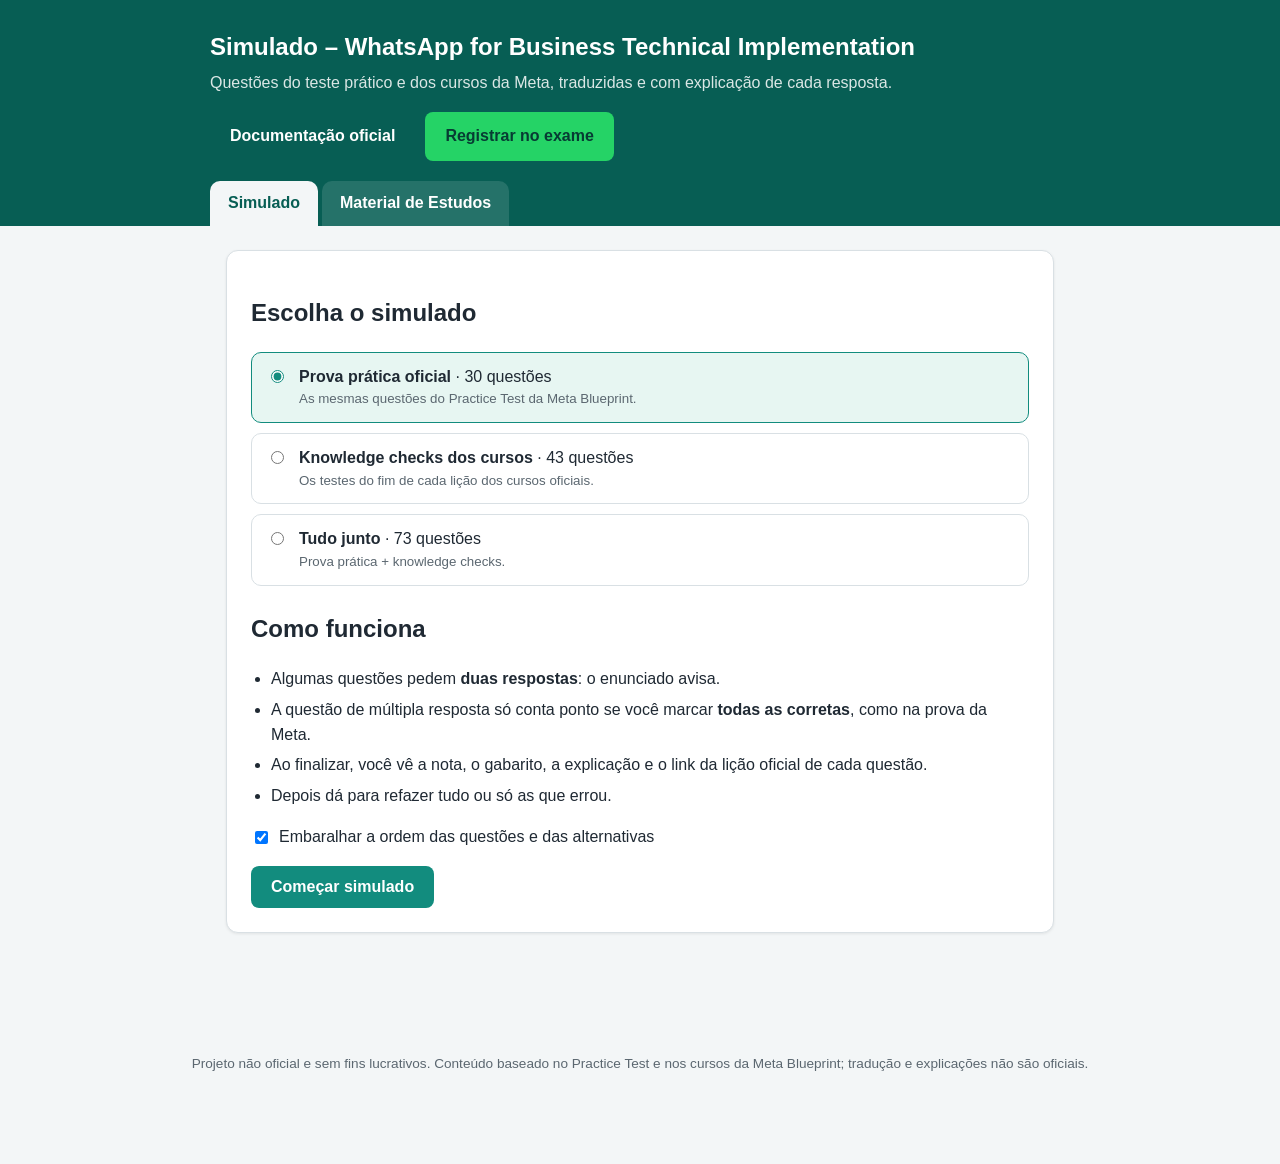
<file: index.html>
<!DOCTYPE html>
<html lang="pt-BR">
<head>
  <meta charset="UTF-8">
  <meta name="viewport" content="width=device-width, initial-scale=1.0">
  <title>Simulado WhatsApp Business</title>
  <link rel="icon" type="image/webp" href="assets/icone.webp">
  <link rel="apple-touch-icon" href="assets/icone.webp">
  <link rel="stylesheet" href="style.css">
</head>
<body>
  <header class="topo">
    <div class="topo__conteudo">
      <h1>Simulado – WhatsApp for Business Technical Implementation</h1>
      <p class="topo__sub">Questões do teste prático e dos cursos da Meta, traduzidas e com explicação de cada resposta.</p>
      <div class="topo__links">
        <a class="btn btn--topo" href="https://www.facebook.com/business/learn/business-education-program/whatsapp-for-business-technical-implementation#jumplink-module" target="_blank" rel="noopener noreferrer">Documentação oficial</a>
        <a class="btn btn--topo btn--topo-destaque" href="https://www.facebook.com/business/learn/business-education-program/whatsapp-for-business-technical-implementation#" target="_blank" rel="noopener noreferrer">Registrar no exame</a>
      </div>
    </div>
    <nav class="abas" aria-label="Seções do site">
      <div class="abas__conteudo">
        <a class="aba aba--ativa" href="index.html" aria-current="page">Simulado</a>
        <a class="aba" href="material.html">Material de Estudos</a>
      </div>
    </nav>
  </header>

  <main class="container">
    <!-- Tela inicial -->
    <section id="tela-inicio" class="cartao">
      <h2>Escolha o simulado</h2>
      <div class="modos">
        <label class="modo">
          <input type="radio" name="modo" value="prova" checked>
          <span>
            <strong>Prova prática oficial</strong> · <span data-qtd="prova"></span> questões
            <small>As mesmas questões do Practice Test da Meta Blueprint.</small>
          </span>
        </label>
        <label class="modo">
          <input type="radio" name="modo" value="kc">
          <span>
            <strong>Knowledge checks dos cursos</strong> · <span data-qtd="kc"></span> questões
            <small>Os testes do fim de cada lição dos cursos oficiais.</small>
          </span>
        </label>
        <label class="modo">
          <input type="radio" name="modo" value="tudo">
          <span>
            <strong>Tudo junto</strong> · <span data-qtd="tudo"></span> questões
            <small>Prova prática + knowledge checks.</small>
          </span>
        </label>
      </div>

      <h2>Como funciona</h2>
      <ul class="lista">
        <li>Algumas questões pedem <strong>duas respostas</strong>: o enunciado avisa.</li>
        <li>A questão de múltipla resposta só conta ponto se você marcar <strong>todas as corretas</strong>, como na prova da Meta.</li>
        <li>Ao finalizar, você vê a nota, o gabarito, a explicação e o link da lição oficial de cada questão.</li>
        <li>Depois dá para refazer tudo ou só as que errou.</li>
      </ul>
      <label class="opcao-config">
        <input type="checkbox" id="cfg-embaralhar" checked>
        Embaralhar a ordem das questões e das alternativas
      </label>
      <p id="melhor-nota" class="melhor-nota" hidden></p>
      <button id="btn-comecar" class="btn btn--primario">Começar simulado</button>
    </section>

    <!-- Quiz -->
    <section id="tela-quiz" hidden>
      <div class="barra-progresso" aria-hidden="true"><div id="progresso" class="barra-progresso__fill"></div></div>
      <p id="contador" class="contador"></p>
      <form id="form-quiz" novalidate></form>
      <div class="acoes acoes--fixo">
        <span id="resumo-respondidas" class="resumo-respondidas"></span>
        <button id="btn-finalizar" class="btn btn--primario" type="button">Finalizar</button>
      </div>
    </section>

    <!-- Resultado -->
    <section id="tela-resultado" hidden>
      <div class="cartao resultado">
        <div id="nota-circulo" class="nota-circulo"><span id="nota-percentual">0%</span></div>
        <div>
          <h2 id="nota-titulo">Resultado</h2>
          <p id="nota-texto" class="nota-texto"></p>
          <div class="acoes">
            <button id="btn-refazer" class="btn btn--primario" type="button">Refazer tudo</button>
            <button id="btn-refazer-erradas" class="btn btn--secundario" type="button">Refazer só as erradas</button>
            <button id="btn-voltar-inicio" class="btn btn--secundario" type="button">Trocar de simulado</button>
          </div>
        </div>
      </div>
      <div class="filtros">
        <button class="filtro filtro--ativo" data-filtro="todas" type="button">Todas</button>
        <button class="filtro" data-filtro="erradas" type="button">Só as erradas</button>
        <button class="filtro" data-filtro="certas" type="button">Só as certas</button>
      </div>
      <div id="revisao"></div>
    </section>
  </main>

  <footer class="rodape">
    Projeto não oficial e sem fins lucrativos. Conteúdo baseado no Practice Test e nos cursos da Meta Blueprint; tradução e explicações não são oficiais.
  </footer>

  <script src="dados/prova-pratica.js"></script>
  <script src="dados/knowledge-checks.js"></script>
  <script src="script.js"></script>
</body>
</html>
</file>
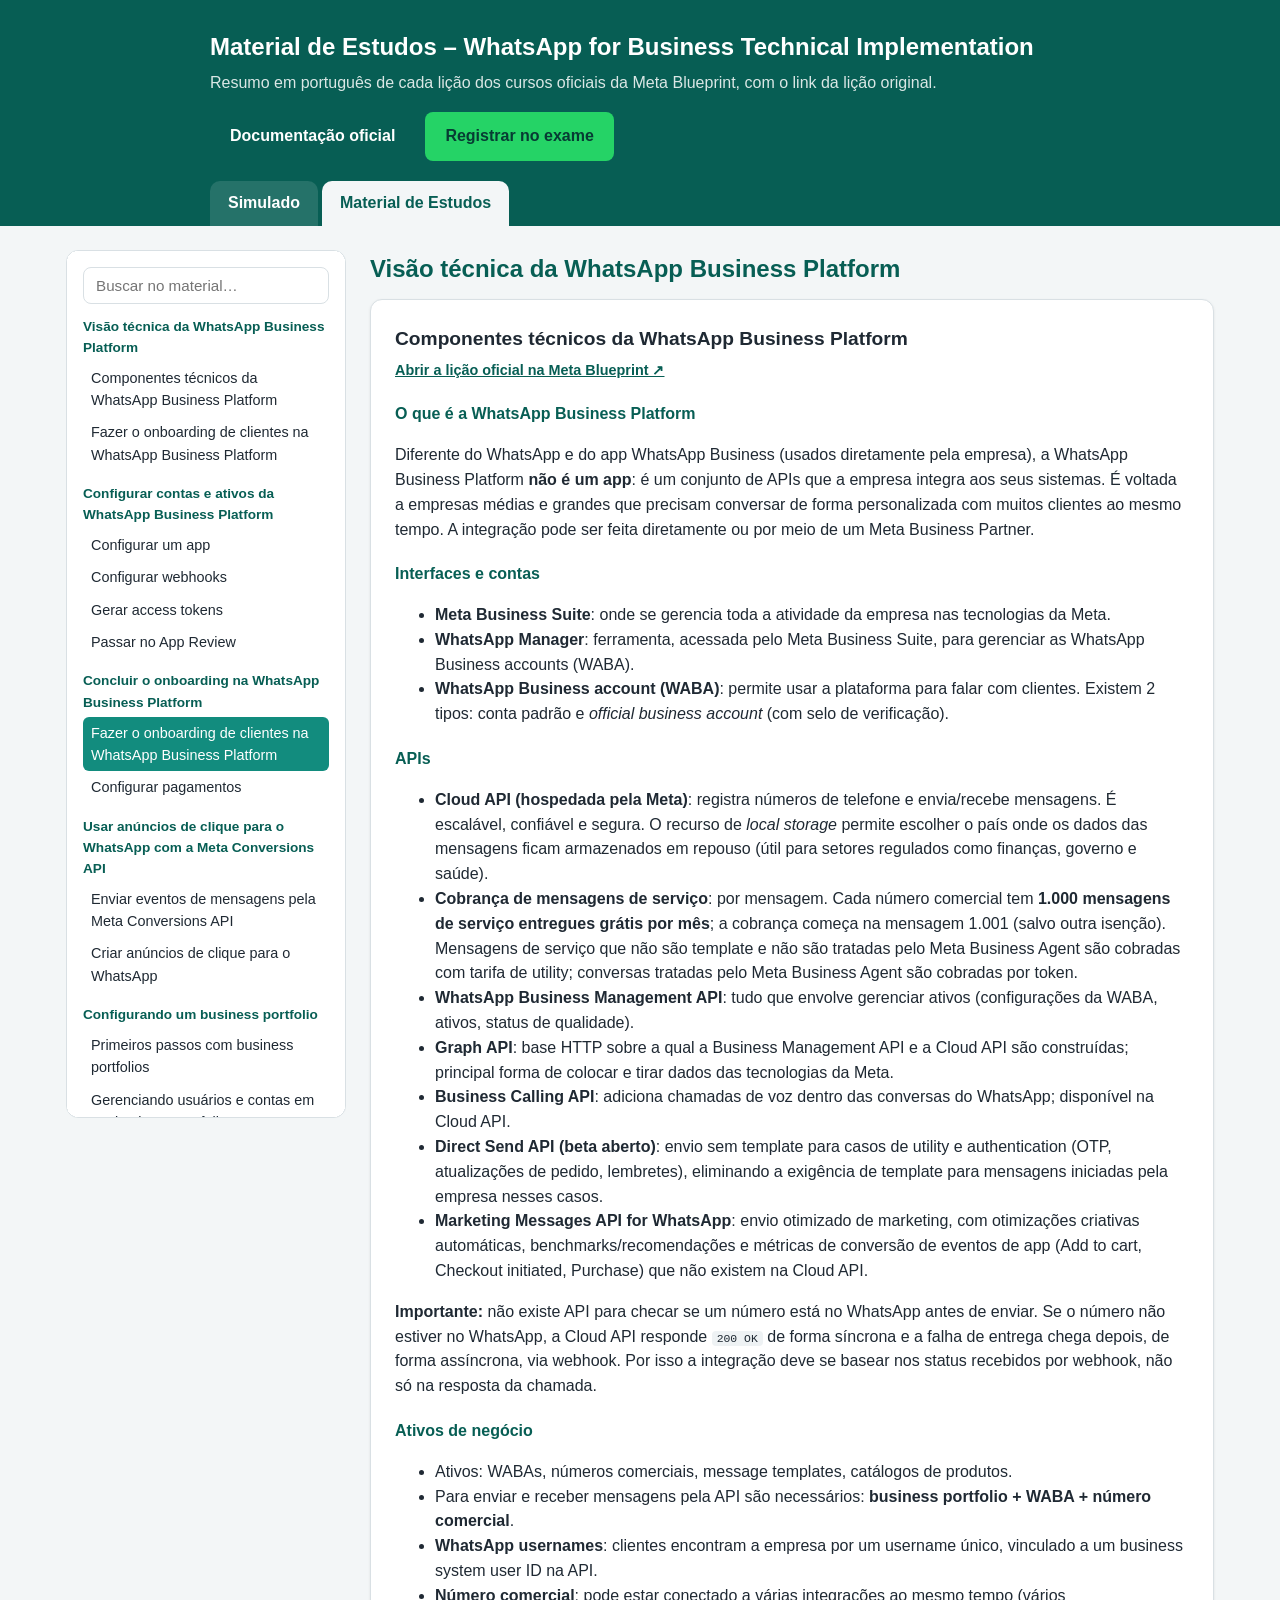
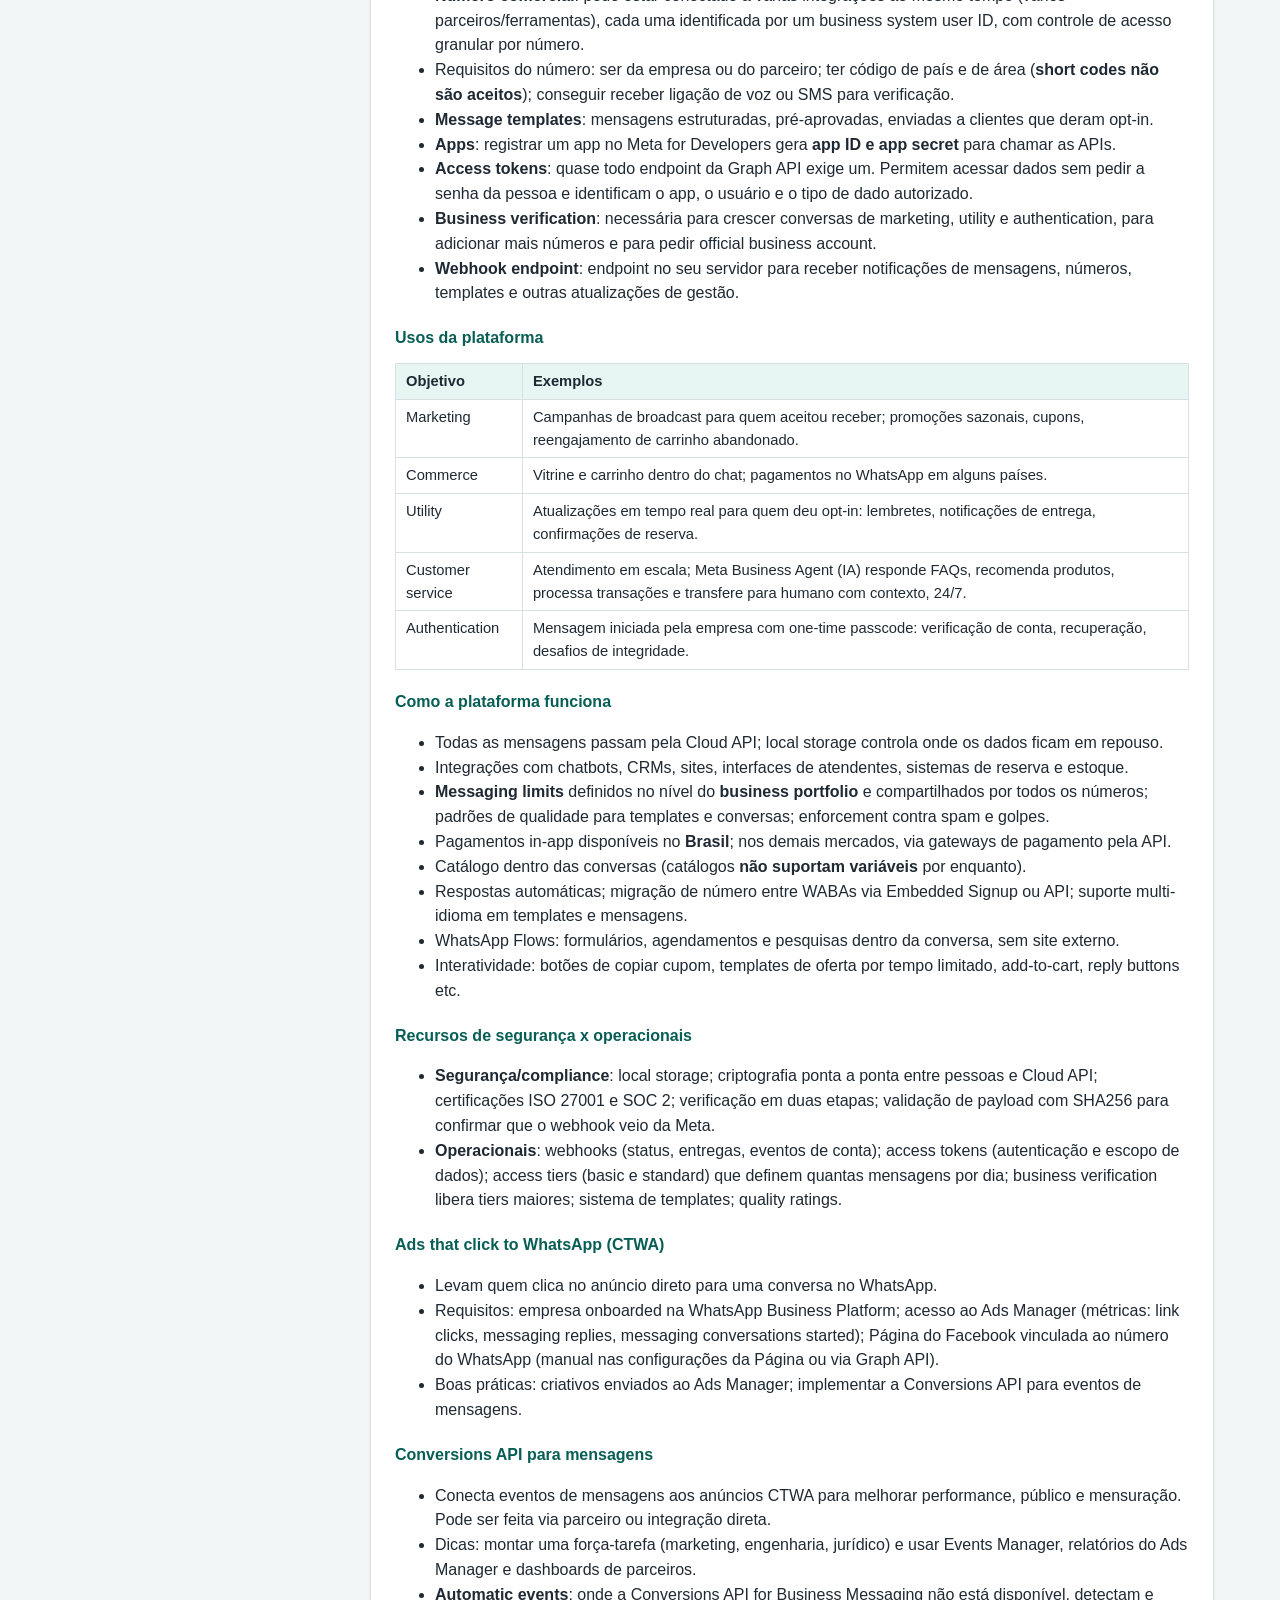
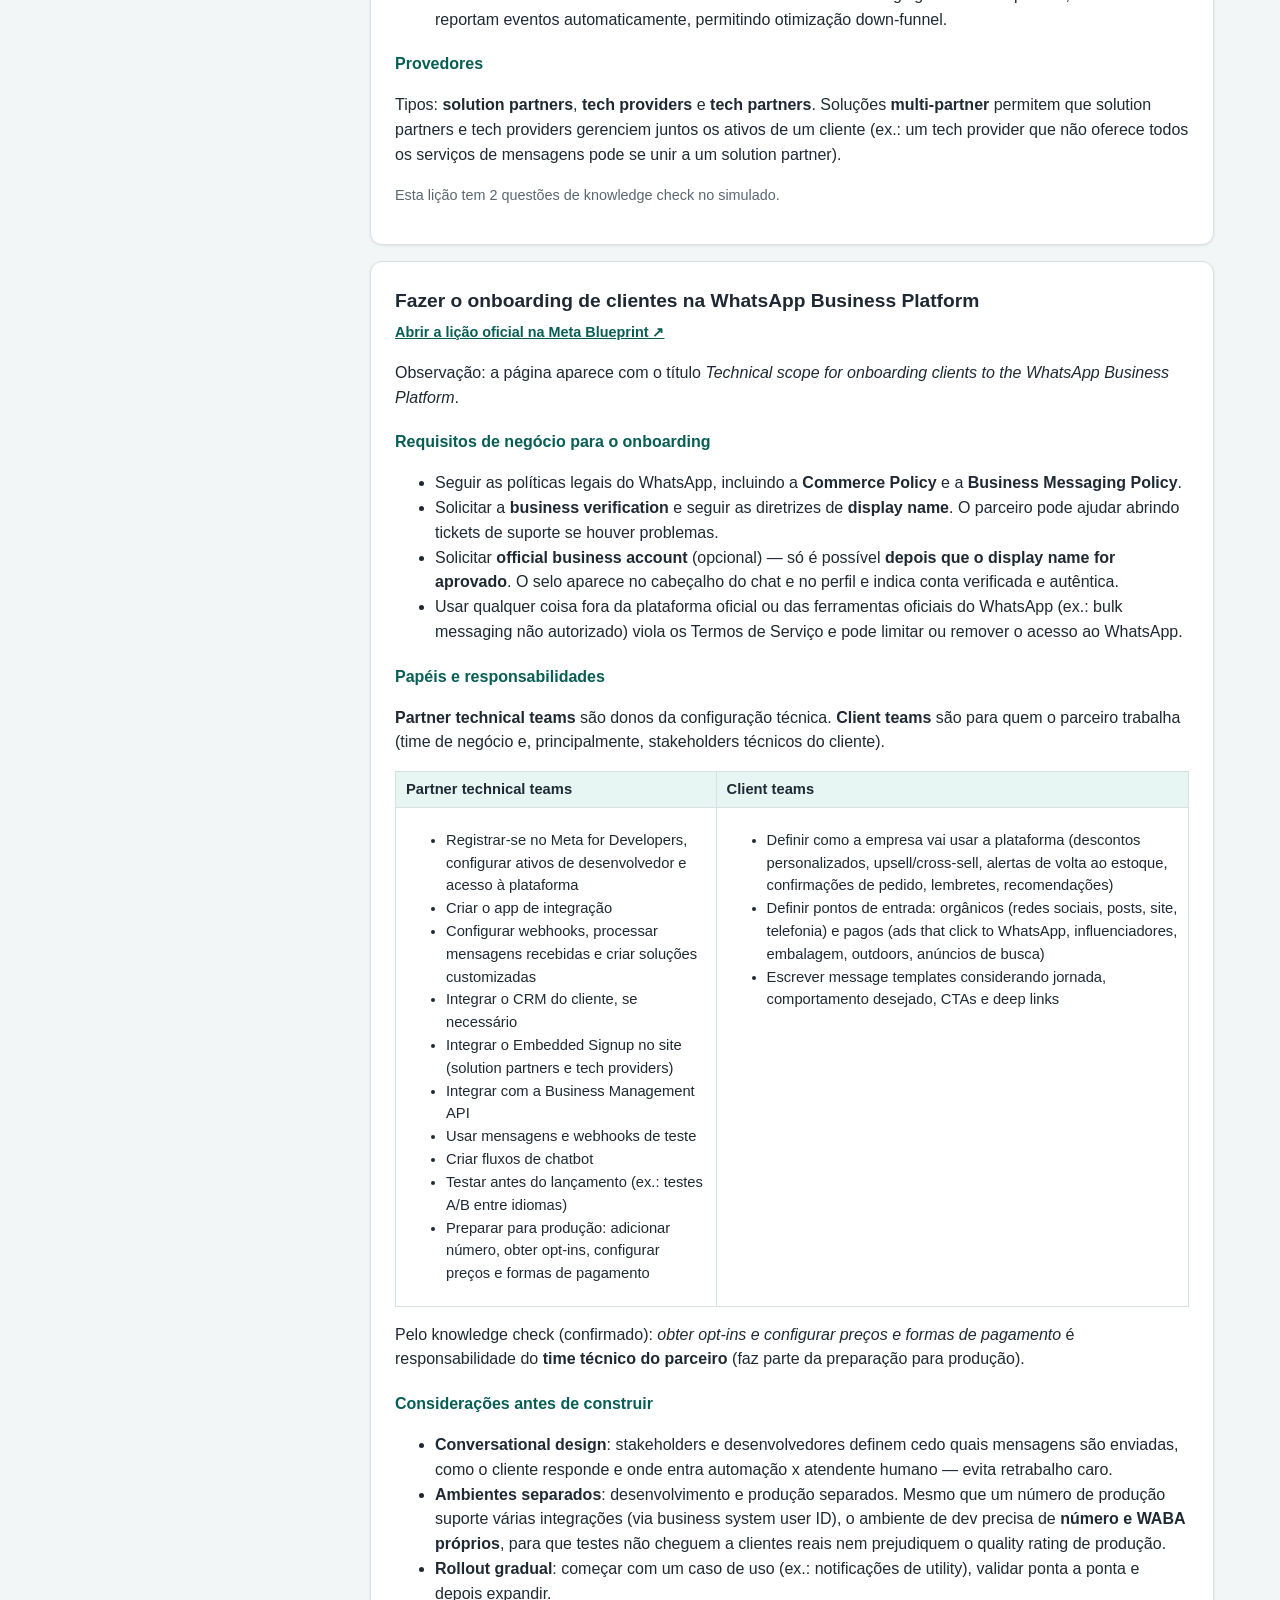
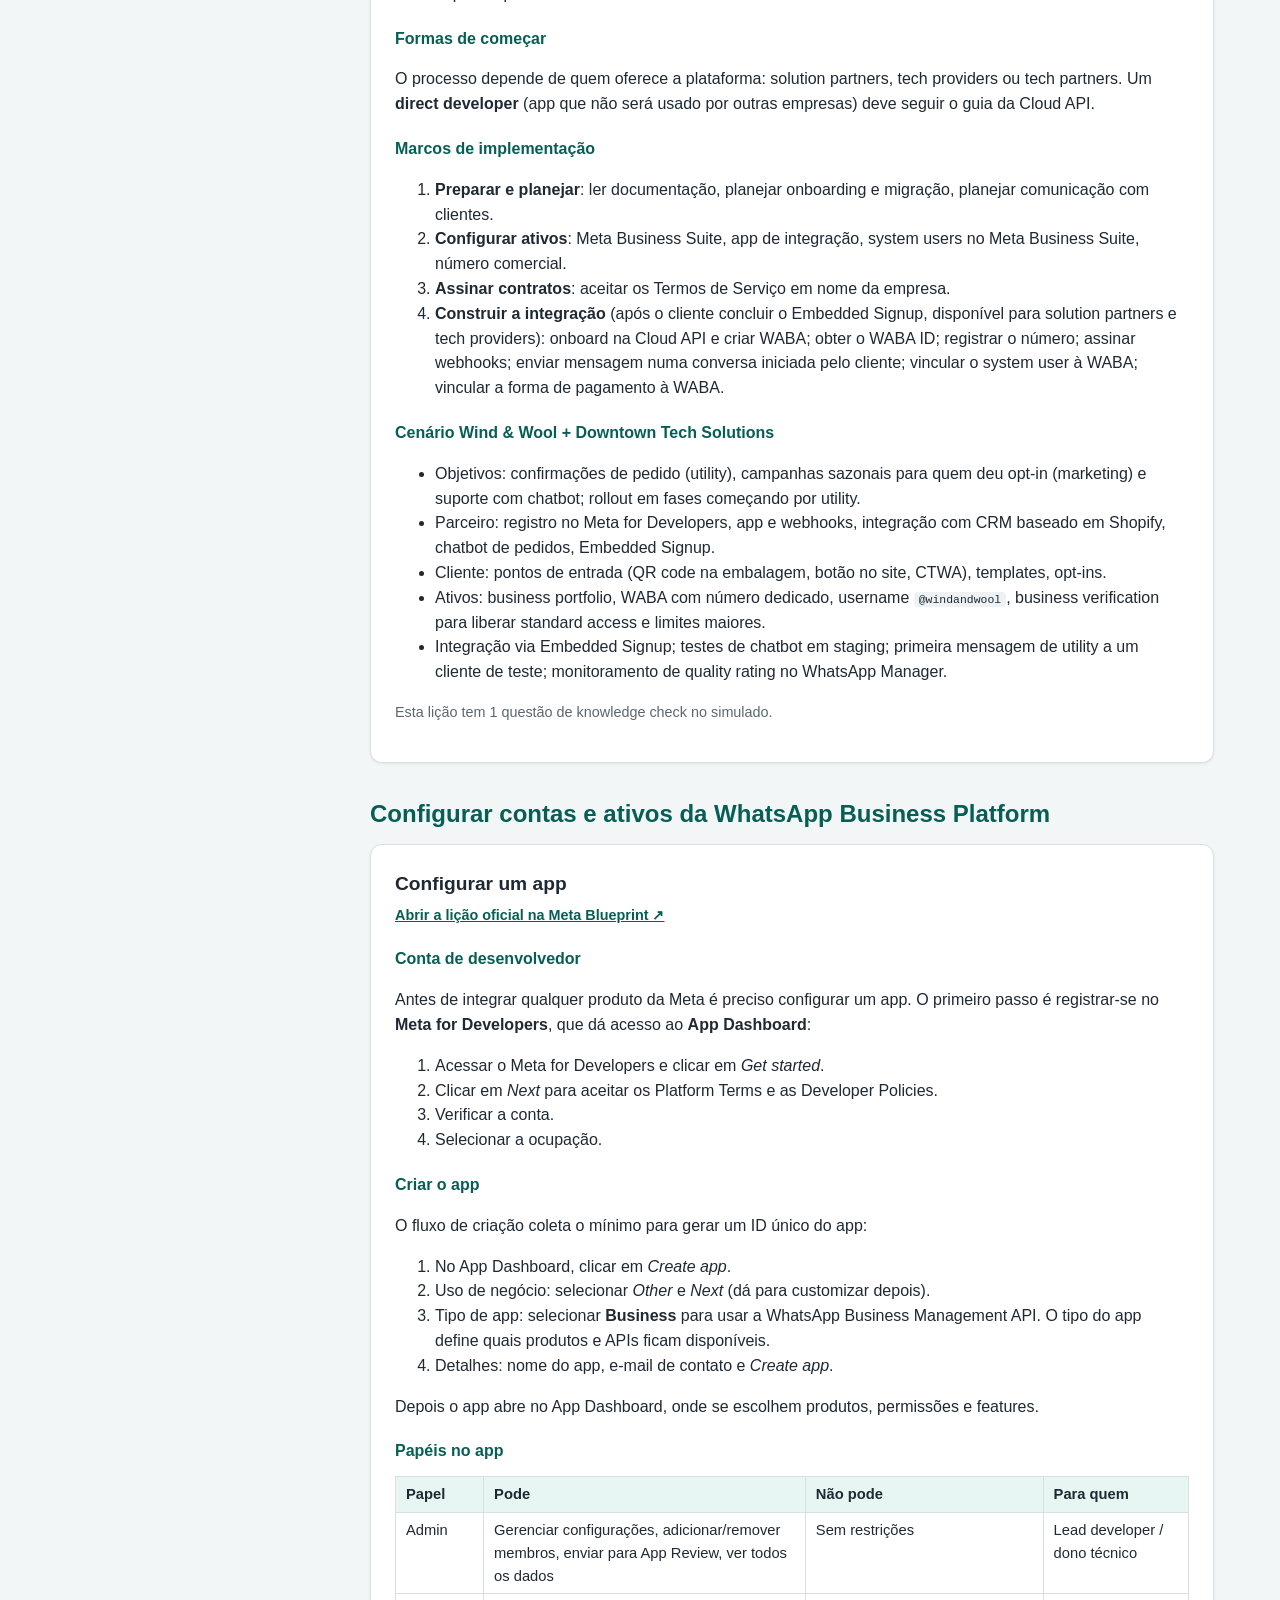
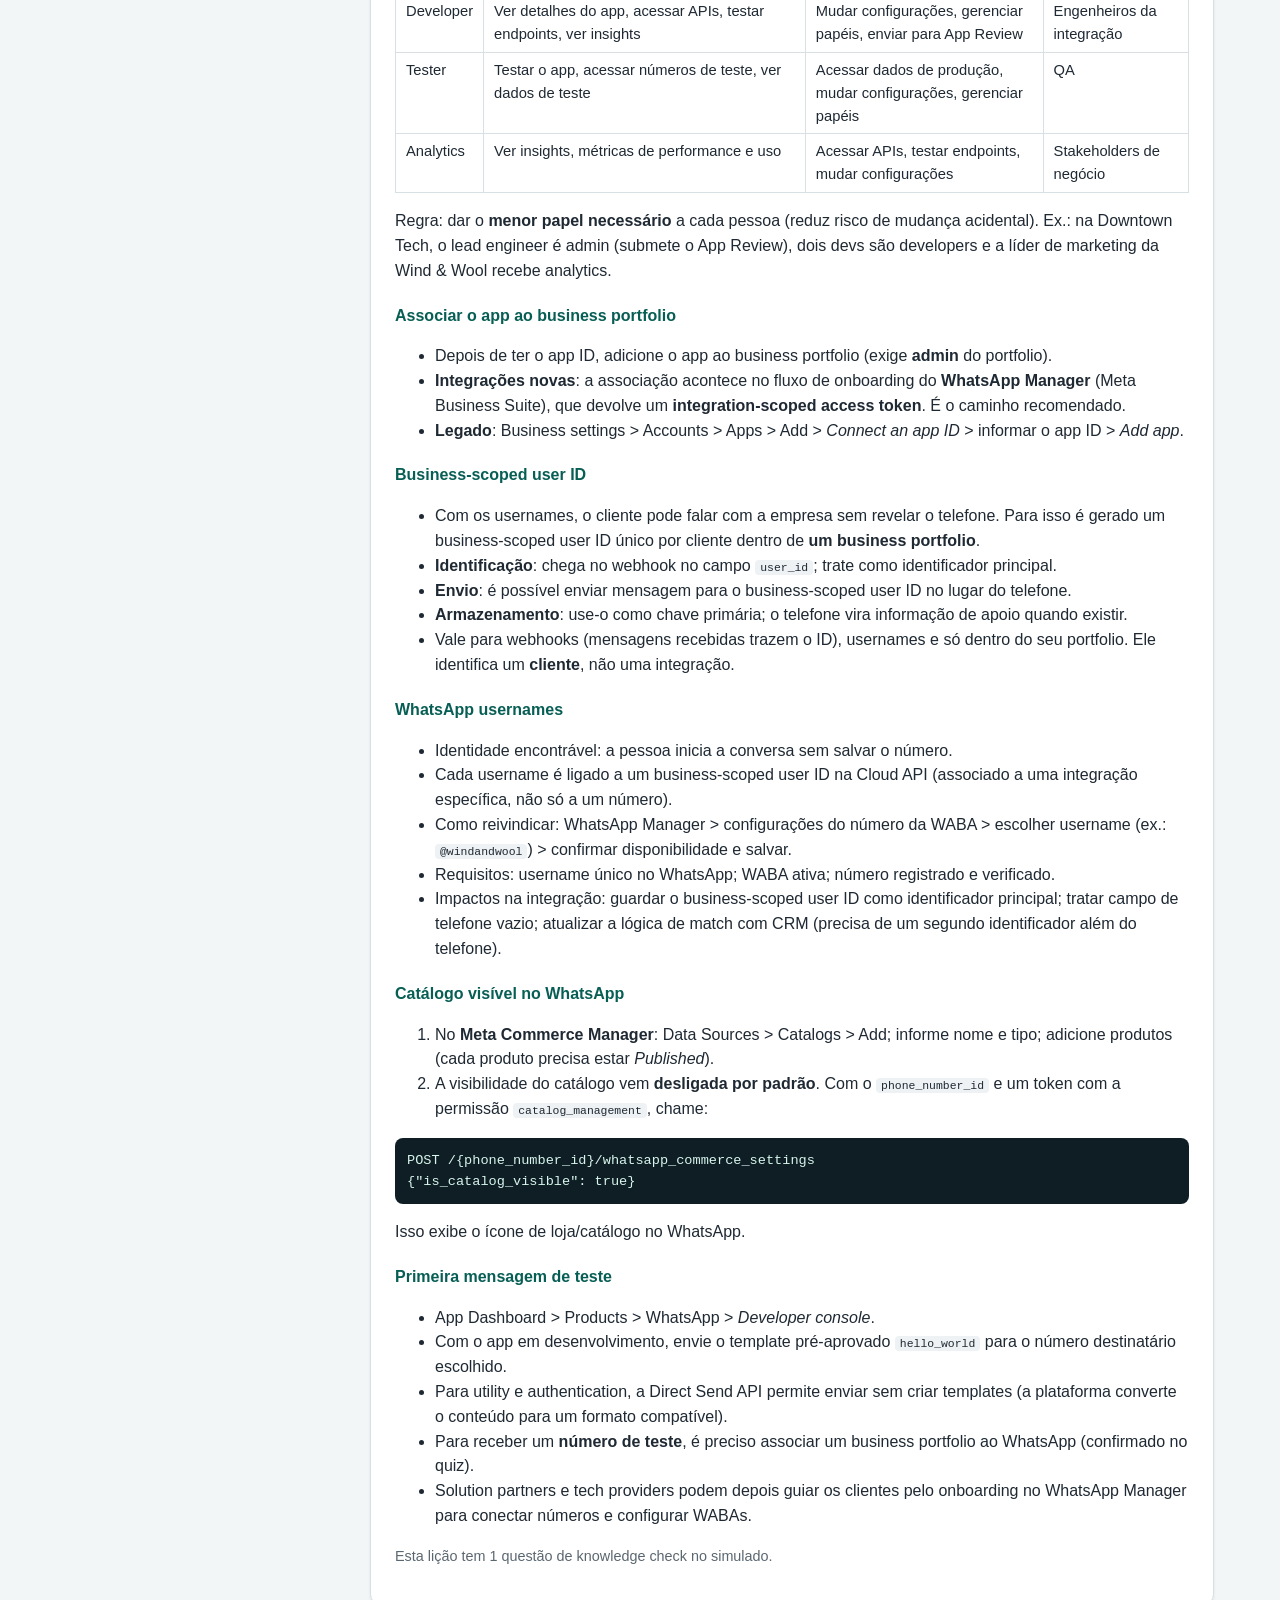
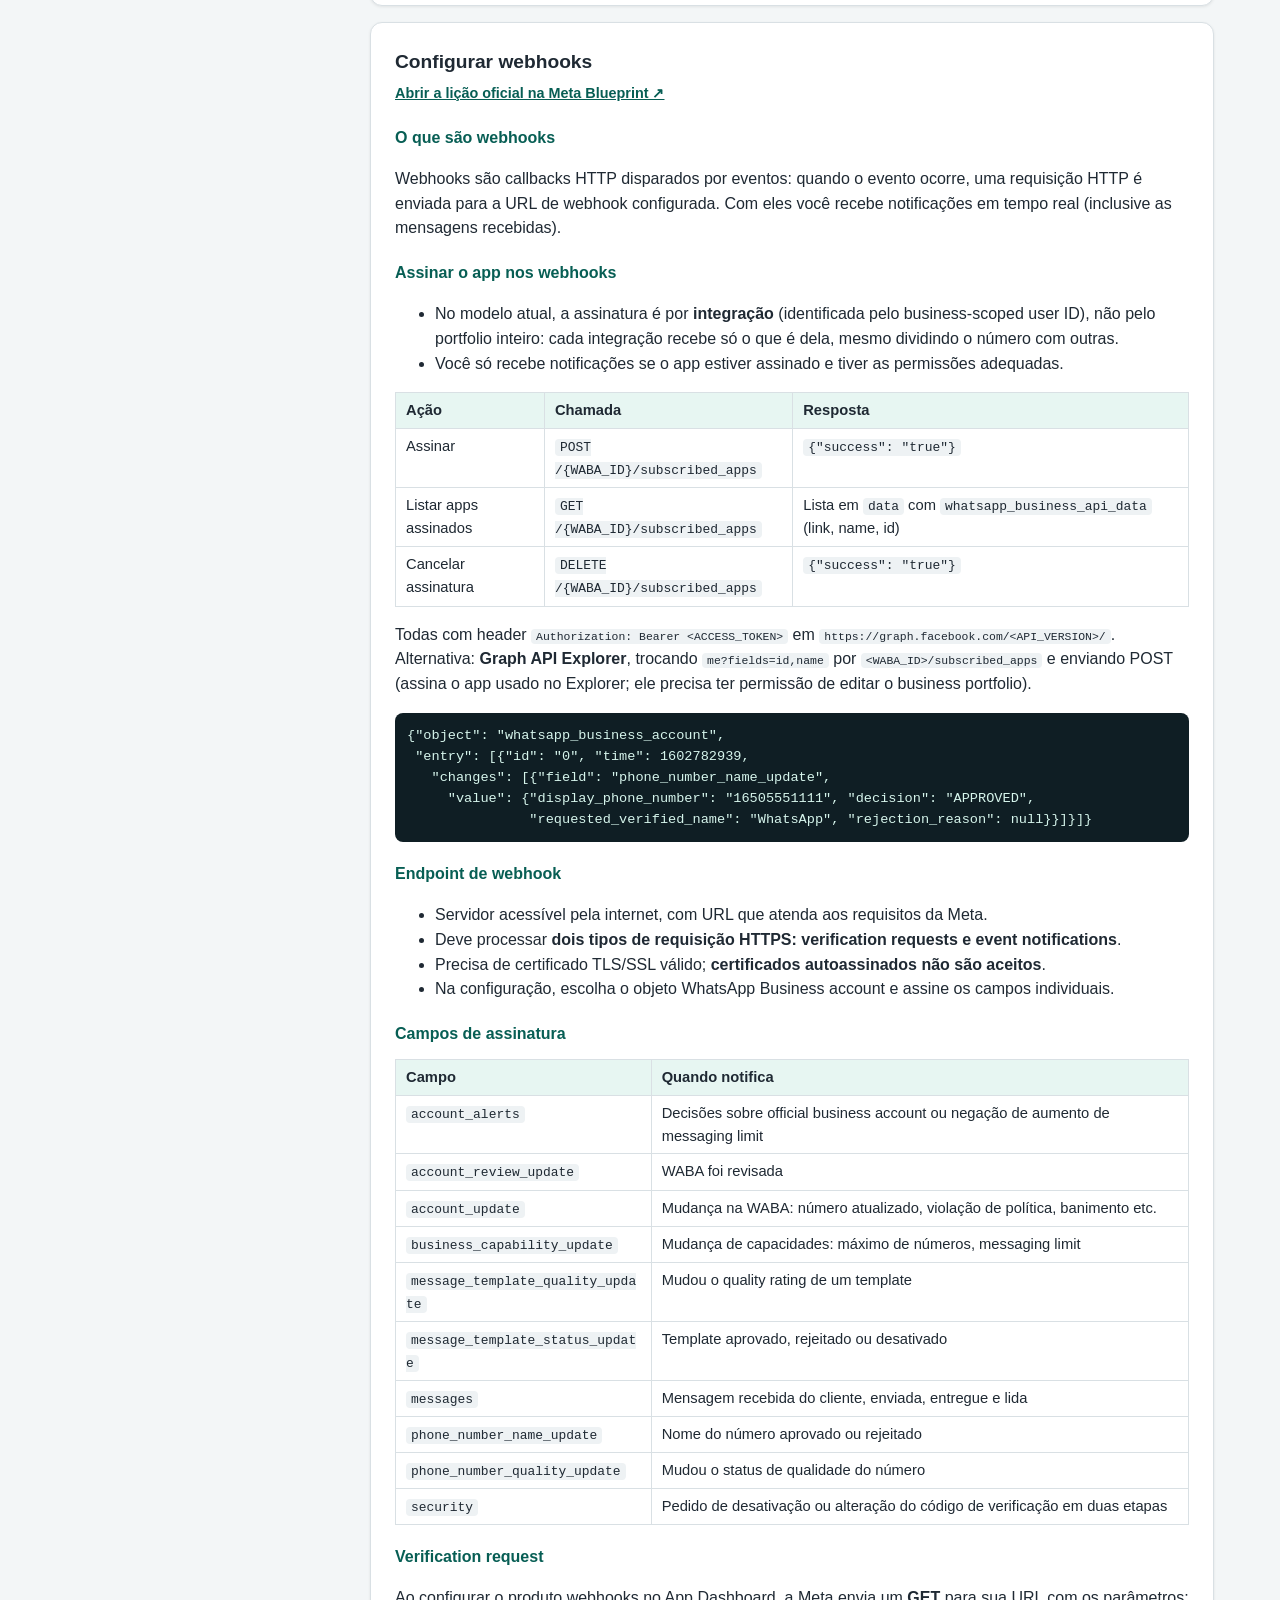
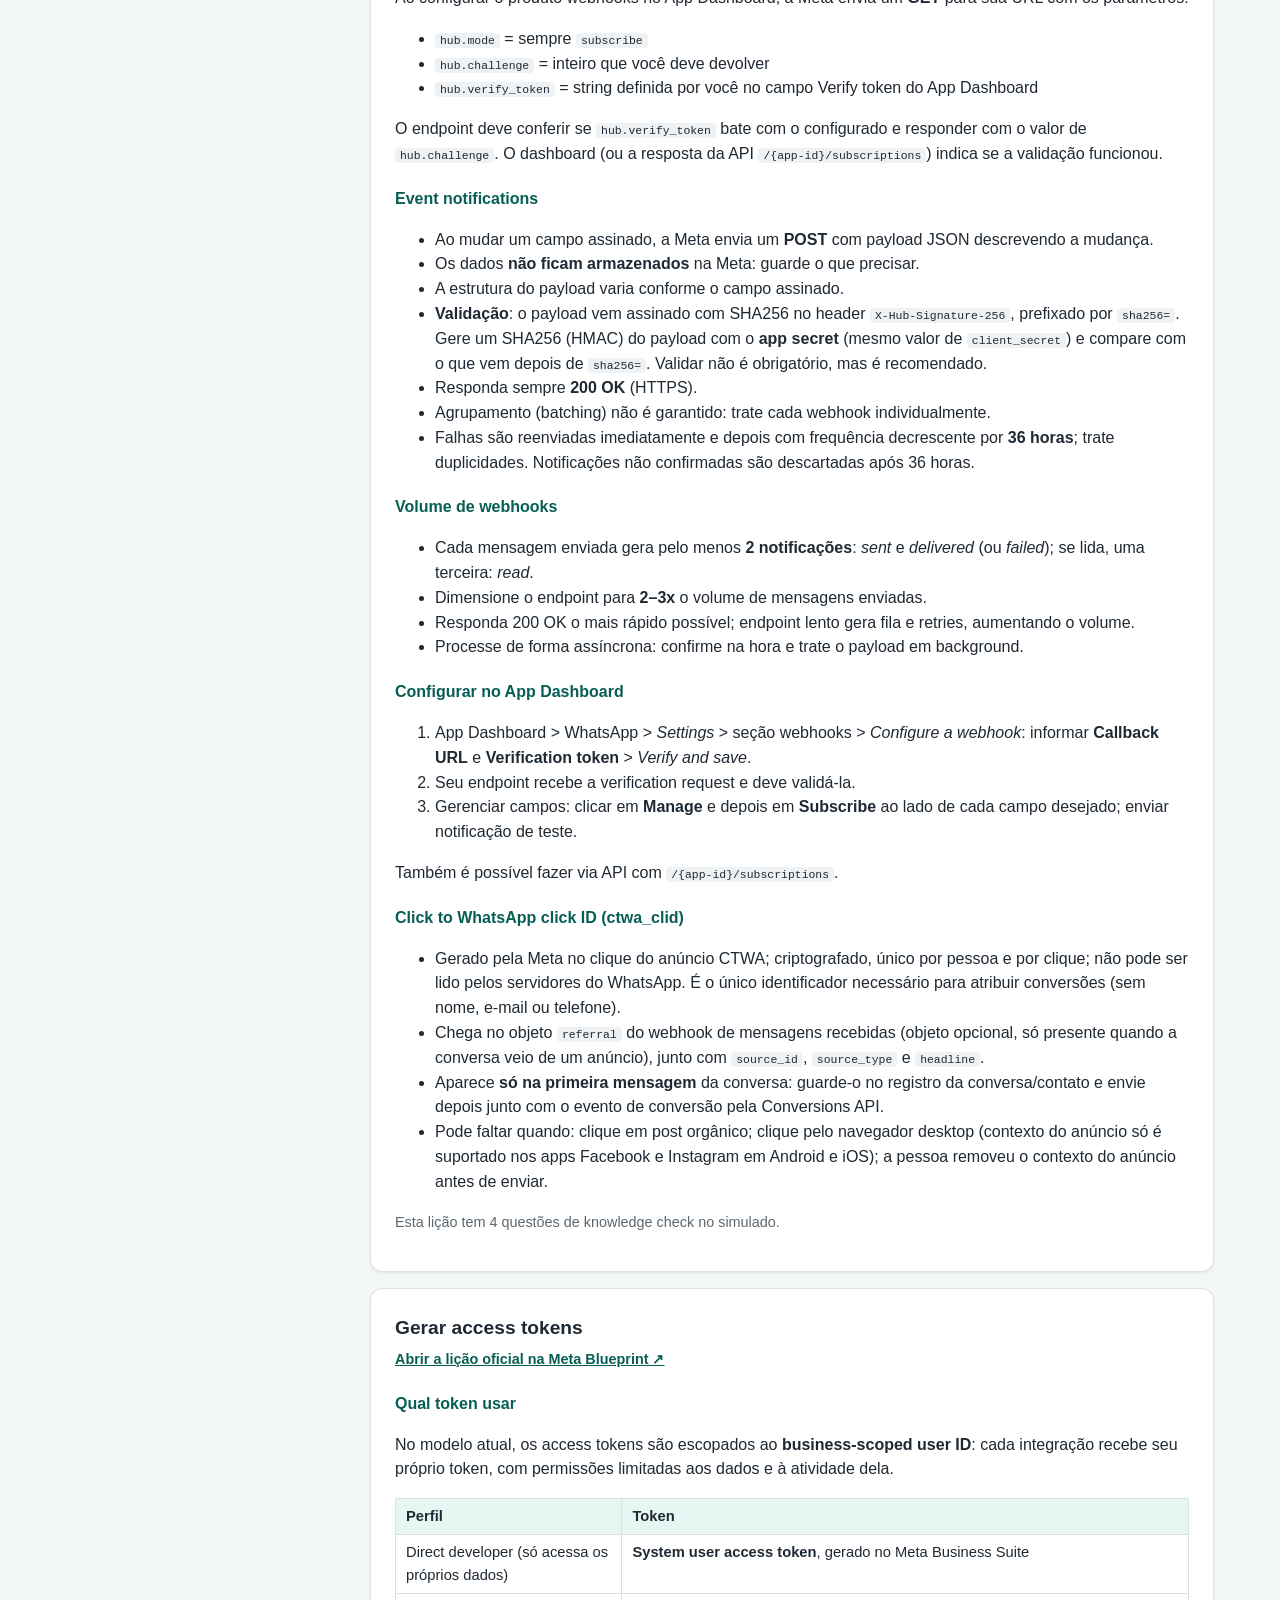
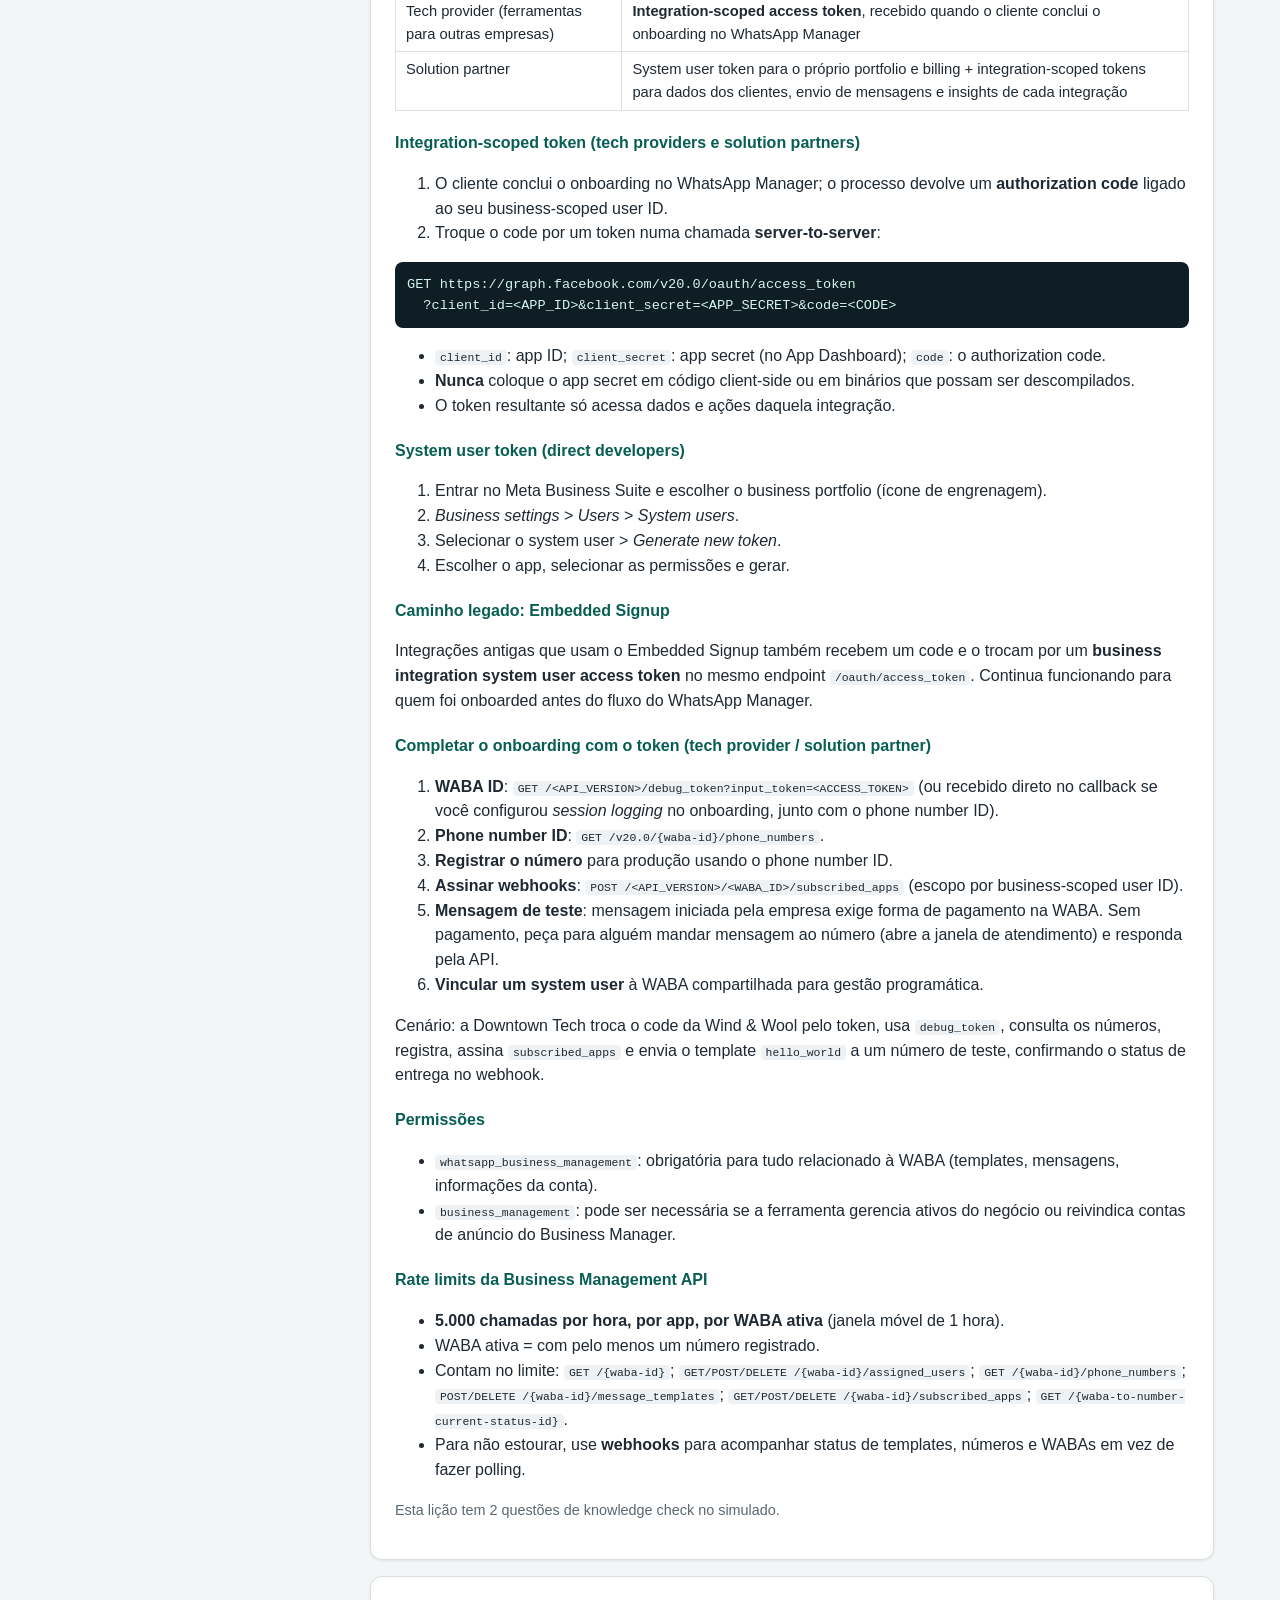
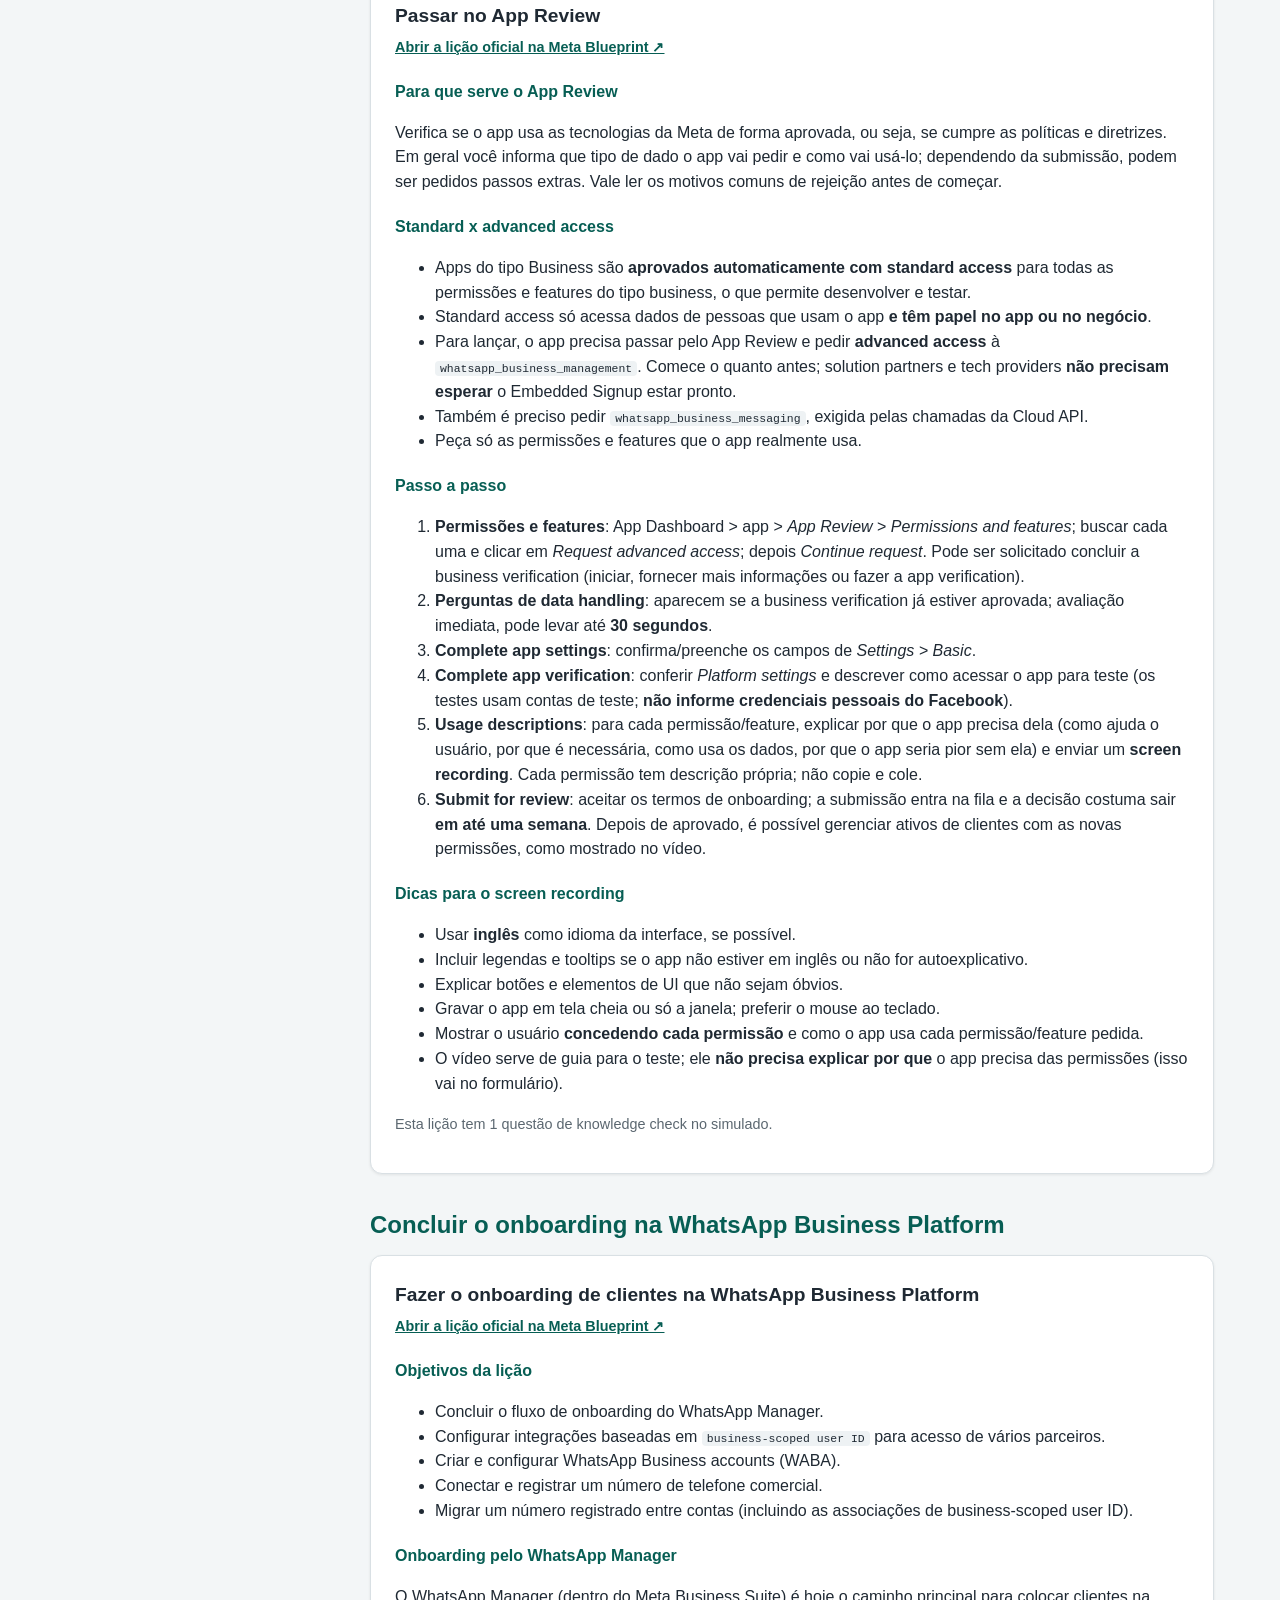
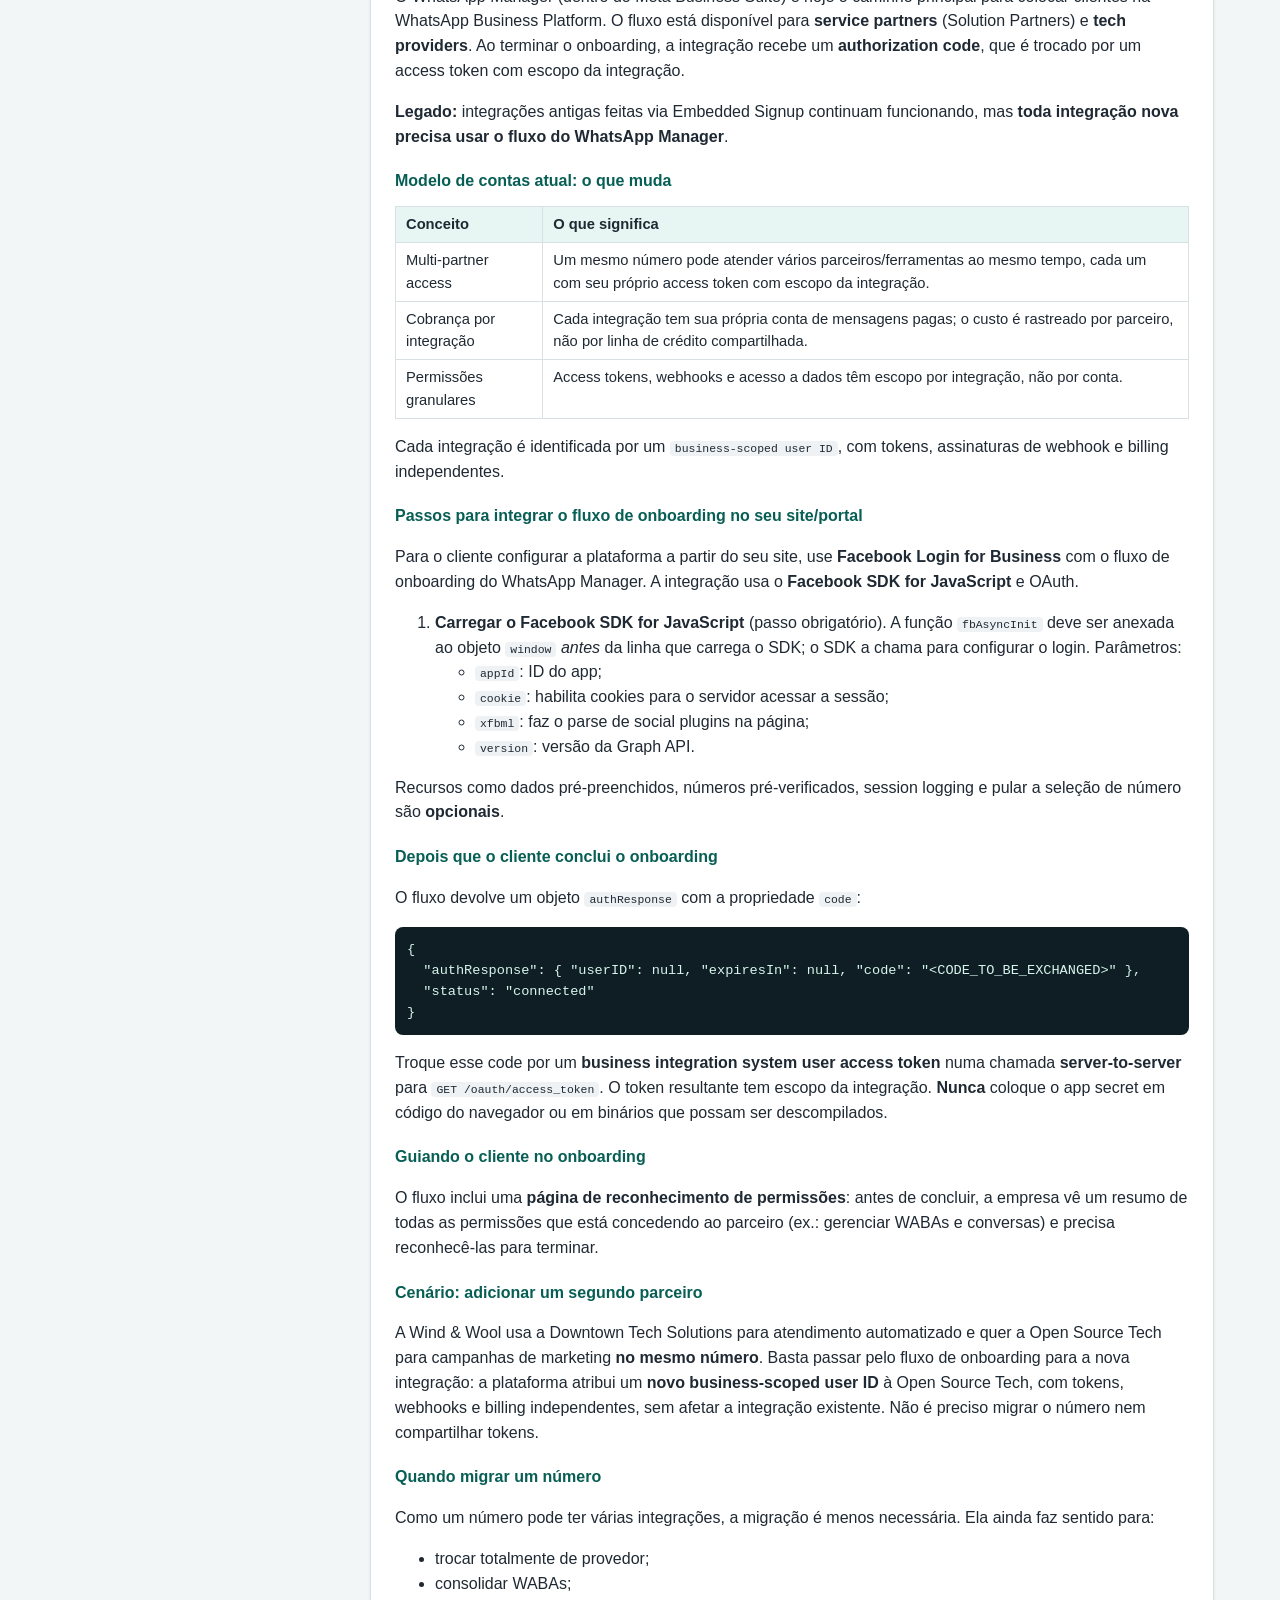
<file: material.html>
<!DOCTYPE html>
<html lang="pt-BR">
<head>
  <meta charset="UTF-8">
  <meta name="viewport" content="width=device-width, initial-scale=1.0">
  <title>Material de Estudos – Simulado WhatsApp Business</title>
  <link rel="icon" type="image/webp" href="assets/icone.webp">
  <link rel="apple-touch-icon" href="assets/icone.webp">
  <link rel="stylesheet" href="style.css">
</head>
<body>
  <header class="topo">
    <div class="topo__conteudo">
      <h1>Material de Estudos – WhatsApp for Business Technical Implementation</h1>
      <p class="topo__sub">Resumo em português de cada lição dos cursos oficiais da Meta Blueprint, com o link da lição original.</p>
      <div class="topo__links">
        <a class="btn btn--topo" href="https://www.facebook.com/business/learn/business-education-program/whatsapp-for-business-technical-implementation#jumplink-module" target="_blank" rel="noopener noreferrer">Documentação oficial</a>
        <a class="btn btn--topo btn--topo-destaque" href="https://www.facebook.com/business/learn/business-education-program/whatsapp-for-business-technical-implementation#" target="_blank" rel="noopener noreferrer">Registrar no exame</a>
      </div>
    </div>
    <nav class="abas" aria-label="Seções do site">
      <div class="abas__conteudo">
        <a class="aba" href="index.html">Simulado</a>
        <a class="aba aba--ativa" href="material.html" aria-current="page">Material de Estudos</a>
      </div>
    </nav>
  </header>

  <main class="container material">
    <aside class="material__menu" aria-label="Cursos e lições">
      <input id="busca" class="material__busca" type="search" placeholder="Buscar no material…" aria-label="Buscar no material">
      <div id="menu"></div>
    </aside>
    <div id="conteudo" class="material__conteudo"></div>
  </main>

  <footer class="rodape">
    Projeto não oficial e sem fins lucrativos. Os resumos foram escritos a partir dos cursos da Meta Blueprint e não substituem o material oficial.
  </footer>

  <script src="dados/material.js"></script>
  <script src="material.js"></script>
</body>
</html>
</file>
<file: style.css>
:root {
  --verde: #128c7e;
  --verde-escuro: #075e54;
  --verde-claro: #e7f6f2;
  --vermelho: #c0392b;
  --vermelho-claro: #fdecea;
  --texto: #1f2933;
  --texto-suave: #5b6770;
  --borda: #d9e0e4;
  --fundo: #f3f6f7;
  --cartao: #ffffff;
  --sombra: 0 1px 3px rgba(0, 0, 0, 0.08);
}

* { box-sizing: border-box; }

body {
  margin: 0;
  font-family: "Segoe UI", Roboto, Helvetica, Arial, sans-serif;
  background: var(--fundo);
  color: var(--texto);
  line-height: 1.55;
}

.topo {
  background: var(--verde-escuro);
  color: #fff;
  padding: 28px 16px;
}
.topo__conteudo { max-width: 860px; margin: 0 auto; }
.topo h1 { margin: 0 0 6px; font-size: 1.5rem; }
.topo__sub { margin: 0; opacity: 0.85; }
.topo__links { display: flex; gap: 10px; flex-wrap: wrap; margin-top: 16px; }
.btn--topo {
  display: inline-block; text-decoration: none; font-size: 0.95rem;
  padding: 10px 16px; color: #fff; background: transparent;
  border: 2px solid rgba(255, 255, 255, 0.7);
}
.btn--topo:hover { background: rgba(255, 255, 255, 0.12); }
.btn--topo-destaque { background: #25d366; border-color: #25d366; color: #073b33; }
.btn--topo-destaque:hover { background: #1fbe5a; border-color: #1fbe5a; }

.container { max-width: 860px; margin: 24px auto; padding: 0 16px 96px; }

.cartao {
  background: var(--cartao);
  border: 1px solid var(--borda);
  border-radius: 12px;
  padding: 24px;
  box-shadow: var(--sombra);
}
.lista { padding-left: 20px; }
.lista li { margin-bottom: 6px; }
.opcao-config { display: flex; gap: 8px; align-items: center; margin: 16px 0; cursor: pointer; }
.melhor-nota { color: var(--verde-escuro); font-weight: 600; }

.btn {
  border: none;
  border-radius: 8px;
  padding: 12px 20px;
  font-size: 1rem;
  font-weight: 600;
  cursor: pointer;
  transition: background 0.15s, transform 0.05s;
}
.btn:active { transform: translateY(1px); }
.btn--primario { background: var(--verde); color: #fff; }
.btn--primario:hover { background: var(--verde-escuro); }
.btn--secundario { background: #fff; color: var(--verde-escuro); border: 2px solid var(--verde); }
.btn--secundario:hover { background: var(--verde-claro); }
.btn[disabled] { opacity: 0.5; cursor: not-allowed; }

.barra-progresso {
  position: sticky; top: 0; z-index: 5;
  height: 6px; background: var(--borda); border-radius: 3px; overflow: hidden;
}
.barra-progresso__fill { height: 100%; width: 0; background: var(--verde); transition: width 0.2s; }
.contador { color: var(--texto-suave); margin: 10px 0 16px; }

.questao {
  background: var(--cartao);
  border: 1px solid var(--borda);
  border-radius: 12px;
  padding: 20px;
  margin-bottom: 16px;
  box-shadow: var(--sombra);
  min-width: 0;            /* impede que blocos de código largos estiquem o card */
  scroll-margin-top: 24px; /* respiro ao rolar até a questão */
  transition: border-color 0.2s, box-shadow 0.2s;
}
fieldset.questao { margin-left: 0; margin-right: 0; }
fieldset.questao > legend { float: left; width: 100%; padding: 0; }
fieldset.questao > legend + * { clear: both; }
.questao--pendente {
  border: 2px solid var(--vermelho);
  box-shadow: 0 0 0 4px var(--vermelho-claro);
}
.questao--pendente .questao__num::after {
  content: " · falta responder";
  color: var(--vermelho);
  text-transform: none;
}
.questao__num { font-size: 0.85rem; color: var(--texto-suave); font-weight: 600; text-transform: uppercase; letter-spacing: 0.03em; }
.questao__enunciado { margin: 6px 0 4px; font-size: 1.05rem; white-space: pre-line; }
.questao__dica { font-size: 0.9rem; color: var(--verde-escuro); font-weight: 600; margin: 8px 0 12px; }
.questao pre {
  background: #0f1e24; color: #d6f5ec; padding: 12px; border-radius: 8px;
  overflow-x: auto; font-size: 0.85rem; white-space: pre;
}

.alternativa {
  display: flex; gap: 10px; align-items: flex-start;
  border: 1px solid var(--borda); border-radius: 8px;
  padding: 10px 12px; margin-bottom: 8px; cursor: pointer;
  transition: border-color 0.15s, background 0.15s;
}
.alternativa:hover { border-color: var(--verde); }
.alternativa input { margin-top: 4px; accent-color: var(--verde); flex-shrink: 0; }
.alternativa--marcada { border-color: var(--verde); background: var(--verde-claro); }
.alternativa code, .revisao-alt code { font-size: 0.8rem; word-break: break-all; }

.acoes { display: flex; gap: 12px; flex-wrap: wrap; align-items: center; margin-top: 16px; }
.acoes--fixo {
  position: fixed; left: 0; right: 0; bottom: 0; margin: 0;
  background: #fff; border-top: 1px solid var(--borda);
  padding: 12px 16px; justify-content: center; z-index: 10;
}
.resumo-respondidas { color: var(--texto-suave); }

.resultado { display: flex; gap: 24px; align-items: center; flex-wrap: wrap; }
.nota-circulo {
  width: 120px; height: 120px; border-radius: 50%;
  display: grid; place-items: center; flex-shrink: 0;
  font-size: 1.8rem; font-weight: 700; color: var(--verde-escuro);
  background: conic-gradient(var(--verde) 0deg, var(--borda) 0deg);
  position: relative;
}
.nota-circulo::before { content: ""; position: absolute; inset: 12px; background: #fff; border-radius: 50%; }
.nota-circulo span { position: relative; }
.nota-circulo--reprovado { color: var(--vermelho); }
.nota-texto { margin: 4px 0 0; color: var(--texto-suave); }

.filtros { display: flex; gap: 8px; margin: 24px 0 16px; flex-wrap: wrap; }
.filtro {
  border: 1px solid var(--borda); background: #fff; border-radius: 999px;
  padding: 6px 14px; cursor: pointer; font-size: 0.9rem;
}
.filtro--ativo { background: var(--verde); color: #fff; border-color: var(--verde); }

.questao--certa { border-left: 6px solid var(--verde); }
.questao--errada { border-left: 6px solid var(--vermelho); }
.selo { display: inline-block; font-size: 0.8rem; font-weight: 700; padding: 2px 10px; border-radius: 999px; margin-left: 8px; }
.selo--certa { background: var(--verde-claro); color: var(--verde-escuro); }
.selo--errada { background: var(--vermelho-claro); color: var(--vermelho); }

.revisao-alt { border-radius: 8px; padding: 8px 12px; margin-bottom: 6px; border: 1px solid var(--borda); }
.revisao-alt--correta { background: var(--verde-claro); border-color: var(--verde); }
.revisao-alt--errada { background: var(--vermelho-claro); border-color: var(--vermelho); }
.revisao-alt__tag { font-size: 0.78rem; font-weight: 700; margin-left: 6px; }
.explicacao {
  margin-top: 12px; padding: 12px 14px; border-radius: 8px;
  background: #f7f9fa; border: 1px dashed var(--borda);
}
.explicacao strong { color: var(--verde-escuro); }

.rodape { text-align: center; color: var(--texto-suave); font-size: 0.85rem; padding: 0 16px 90px; }

@media (max-width: 600px) {
  .topo h1 { font-size: 1.2rem; }
  .cartao, .questao { padding: 16px; }
  .resultado { flex-direction: column; text-align: center; }
  .resultado .acoes { justify-content: center; }
}

/* =================== Abas de navegação =================== */
.topo { padding-bottom: 0; }
.abas { margin-top: 20px; }
.abas__conteudo { max-width: 860px; margin: 0 auto; display: flex; gap: 4px; }
.aba {
  color: #fff; text-decoration: none; font-weight: 600;
  padding: 10px 18px; border-radius: 10px 10px 0 0;
  background: rgba(255, 255, 255, 0.12);
}
.aba:hover { background: rgba(255, 255, 255, 0.22); }
.aba--ativa, .aba--ativa:hover { background: var(--fundo); color: var(--verde-escuro); }

/* =================== Escolha do modo =================== */
.modos { display: grid; gap: 10px; margin: 8px 0 24px; }
.modo {
  display: flex; gap: 12px; align-items: flex-start; cursor: pointer;
  border: 1px solid var(--borda); border-radius: 10px; padding: 12px 14px;
}
.modo:hover { border-color: var(--verde); }
.modo input { margin-top: 5px; accent-color: var(--verde); }
.modo:has(input:checked) { border-color: var(--verde); background: var(--verde-claro); }
.modo small { display: block; color: var(--texto-suave); }

/* =================== Origem e fontes =================== */
.origem {
  display: inline-block; font-size: 0.75rem; font-weight: 600;
  padding: 2px 10px; border-radius: 999px; margin: 6px 0 2px;
  background: #eef2f4; color: var(--texto-suave);
}
.origem--kc { background: #fff4e0; color: #8a5a00; }
.fontes { margin-top: 10px; }
.fontes ul { margin: 4px 0 0; padding-left: 20px; }
.fontes a { color: var(--verde-escuro); font-weight: 600; }

/* =================== Material de Estudos =================== */
.material { max-width: 1180px; display: grid; grid-template-columns: 280px 1fr; gap: 24px; align-items: start; }
.material__menu {
  position: sticky; top: 16px; max-height: calc(100vh - 32px); overflow-y: auto;
  background: var(--cartao); border: 1px solid var(--borda); border-radius: 12px; padding: 16px;
}
.material__busca {
  width: 100%; padding: 9px 12px; border: 1px solid var(--borda); border-radius: 8px;
  font-size: 0.95rem; margin-bottom: 12px;
}
.material__busca:focus { outline: 2px solid var(--verde); border-color: var(--verde); }
.menu-curso { margin-bottom: 12px; }
.menu-curso__titulo { font-size: 0.85rem; font-weight: 700; color: var(--verde-escuro); margin: 0 0 4px; }
.menu-curso ul { list-style: none; margin: 0; padding: 0; }
.menu-curso a {
  display: block; padding: 5px 8px; border-radius: 6px; font-size: 0.9rem;
  color: var(--texto); text-decoration: none;
}
.menu-curso a:hover { background: var(--verde-claro); }
.menu-curso a.ativo { background: var(--verde); color: #fff; }
.material__conteudo { min-width: 0; }
.curso-bloco { margin-bottom: 32px; }
.curso-bloco > h2 { color: var(--verde-escuro); margin: 0 0 12px; }
.licao { margin-bottom: 16px; scroll-margin-top: 16px; }
.licao h3 { margin: 0 0 4px; font-size: 1.2rem; }
.licao__link { font-size: 0.9rem; color: var(--verde-escuro); font-weight: 600; }
.licao__texto { margin-top: 12px; }
.licao__texto h4 { margin: 20px 0 6px; color: var(--verde-escuro); }
.licao__texto table { width: 100%; border-collapse: collapse; margin: 12px 0; font-size: 0.92rem; display: block; overflow-x: auto; }
.licao__texto th, .licao__texto td { border: 1px solid var(--borda); padding: 6px 10px; text-align: left; vertical-align: top; }
.licao__texto th { background: var(--verde-claro); }
.licao__texto code { background: #eef2f4; padding: 1px 5px; border-radius: 4px; font-size: 0.88em; word-break: break-word; }
.licao__texto pre { background: #0f1e24; color: #d6f5ec; padding: 12px; border-radius: 8px; overflow-x: auto; font-size: 0.85rem; }
.licao__texto pre code { background: none; padding: 0; color: inherit; }
.licao__quiz { margin-top: 14px; font-size: 0.9rem; color: var(--texto-suave); }
.licao--oculta { display: none; }
.material__vazio { color: var(--texto-suave); }

@media (max-width: 860px) {
  .material { grid-template-columns: 1fr; }
  .material__menu { position: static; max-height: none; }
}
</file>
